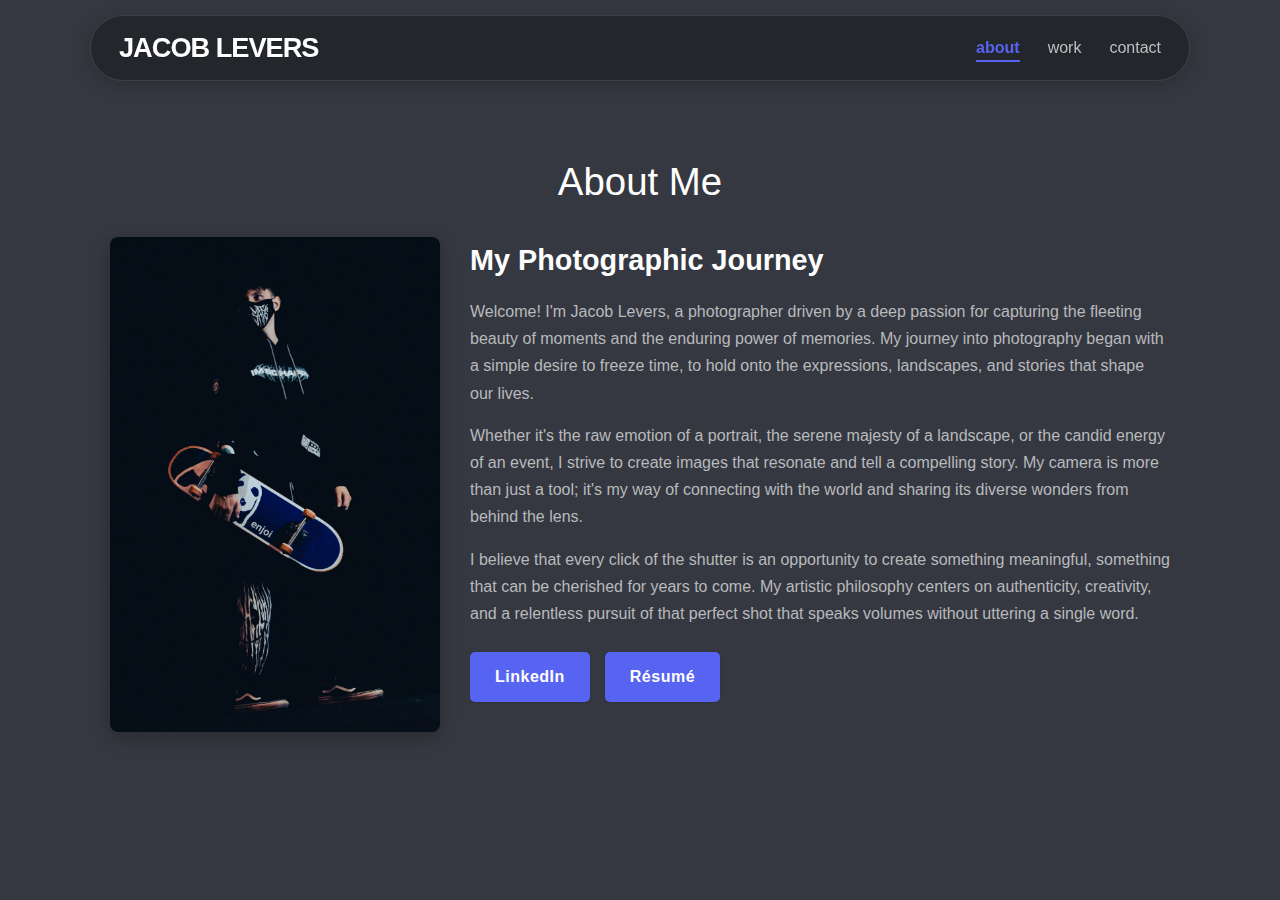
<file: about.html>
<!DOCTYPE html>
<html lang="en">
<head>
    <meta charset="UTF-8">
    <meta name="viewport" content="width=device-width, initial-scale=1.0">
    <meta name="description" content="About Jacob Levers, Australian photographer. Discover the journey and passion behind the lens.">
    <title>About | Jacob Levers</title>
    <link rel="stylesheet" href="css/style.css">
</head>
<body class="scrollable-page about-page"> <header class="main-header">
        <nav class="main-nav">
            <a href="index.html" class="nav-logo">JACOB LEVERS</a>
            <ul>
                <li><a href="about.html" class="active">about</a></li>
                <li><a href="work.html">work</a></li>
                <li><a href="contact.html">contact</a></li>
            </ul>
        </nav>
    </header>

    <main>
        <section id="about-section" class="page-section" data-nav-theme="light">
            <div class="container">
                <h1 class="page-title">About Me</h1>

                <div class="about-content-wrapper">
                    <div class="about-image">
                        <img src="images/work/image34.webp" alt="Jacob Levers, photographer, with a skateboard">
                    </div>
                    <div class="about-bio">
                        <h2>My Photographic Journey</h2>
                        <p>
                            Welcome! I'm Jacob Levers, a photographer driven by a deep passion for capturing the fleeting beauty of moments
                            and the enduring power of memories. My journey into photography began with a simple desire to freeze time,
                            to hold onto the expressions, landscapes, and stories that shape our lives.
                        </p>
                        <p>
                            Whether it's the raw emotion of a portrait, the serene majesty of a landscape, or the candid energy of an event,
                            I strive to create images that resonate and tell a compelling story. My camera is more than just a tool;
                            it's my way of connecting with the world and sharing its diverse wonders from behind the lens.
                        </p>
                        <p>
                            I believe that every click of the shutter is an opportunity to create something meaningful, something that
                            can be cherished for years to come. My artistic philosophy centers on authenticity, creativity, and a
                            relentless pursuit of that perfect shot that speaks volumes without uttering a single word.
                        </p>

                        <div class="about-links">
                            <a href="https://www.linkedin.com/in/jacoblevers/" class="btn" target="_blank" rel="noopener noreferrer">LinkedIn</a>
                            <a href="files/Jacob Levers Resume.pdf" class="btn" target="_blank" rel="noopener noreferrer">R&eacute;sum&eacute;</a>
                        </div>
                        </div>
                </div>
            </div>
        </section>
    </main>

    <script src="js/script.js"></script>
</body>
</html>
</file>
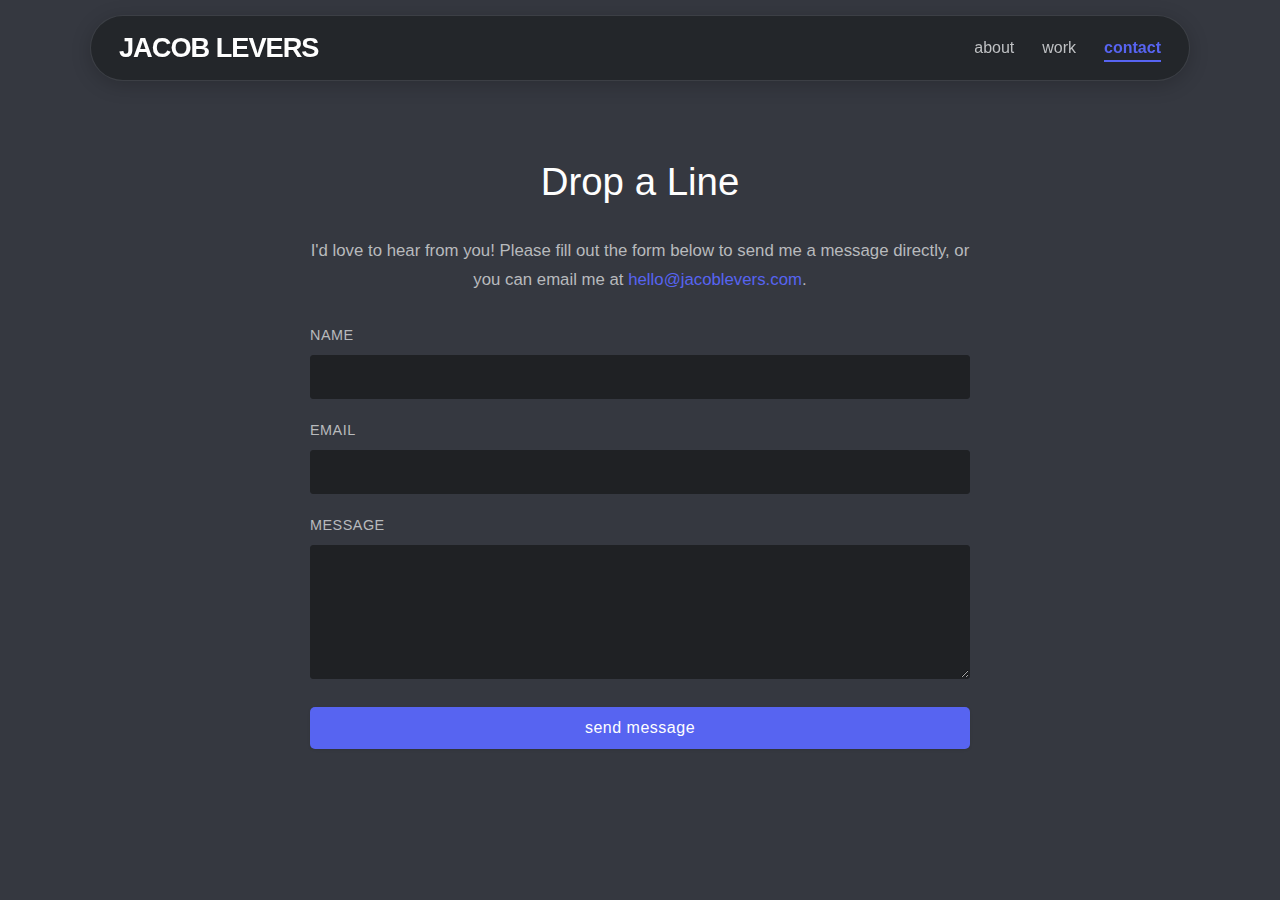
<file: contact.html>
<!DOCTYPE html>
<html lang="en">
<head>
    <meta charset="UTF-8">
    <meta name="viewport" content="width=device-width, initial-scale=1.0">
    <meta name="description" content="Contact Jacob Levers for photography inquiries, collaborations, or to say hello.">
    <title>Contact | Jacob Levers</title>
    <link rel="stylesheet" href="css/style.css">
</head>
<body class="scrollable-page contact-page"> <header class="main-header">
        <nav class="main-nav">
            <a href="index.html" class="nav-logo">JACOB LEVERS</a>
            <ul>
                <li><a href="about.html">about</a></li>
                <li><a href="work.html">work</a></li>
                <li><a href="contact.html" class="active">contact</a></li>
            </ul>
        </nav>
    </header>

    <main>
        <section id="contact-section" class="page-section" data-nav-theme="light">
            <div class="container">
                <h1 class="page-title">Drop a Line</h1>
                <p class="contact-intro">
                    I'd love to hear from you! Please fill out the form below to send me a message directly,
                    or you can email me at <a href="mailto:hello@jacoblevers.com" class="email-link">hello@jacoblevers.com</a>.
                </p>

                <form class="contact-form" action="https://formsubmit.co/hello@jacoblevers.com" method="POST">
                    <input type="hidden" name="_next" value="https://jacoblevers.com/thanks.html">
                    <input type="hidden" name="_captcha" value="false">
                    
                    <div class="form-group">
                        <label for="contact-page-name">name</label>
                        <input type="text" id="contact-page-name" name="name" required>
                    </div>
                    <div class="form-group">
                        <label for="contact-page-email">email</label>
                        <input type="email" id="contact-page-email" name="email" required>
                    </div>
                    <div class="form-group">
                        <label for="contact-page-message">message</label>
                        <textarea id="contact-page-message" name="message" rows="6" required></textarea>
                    </div>
                    <div class="form-group">
                        <button type="submit" class="btn">send message</button>
                    </div>
                </form>
            </div>
        </section>
    </main>

    <script src="js/script.js"></script>
</body>
</html>
</file>
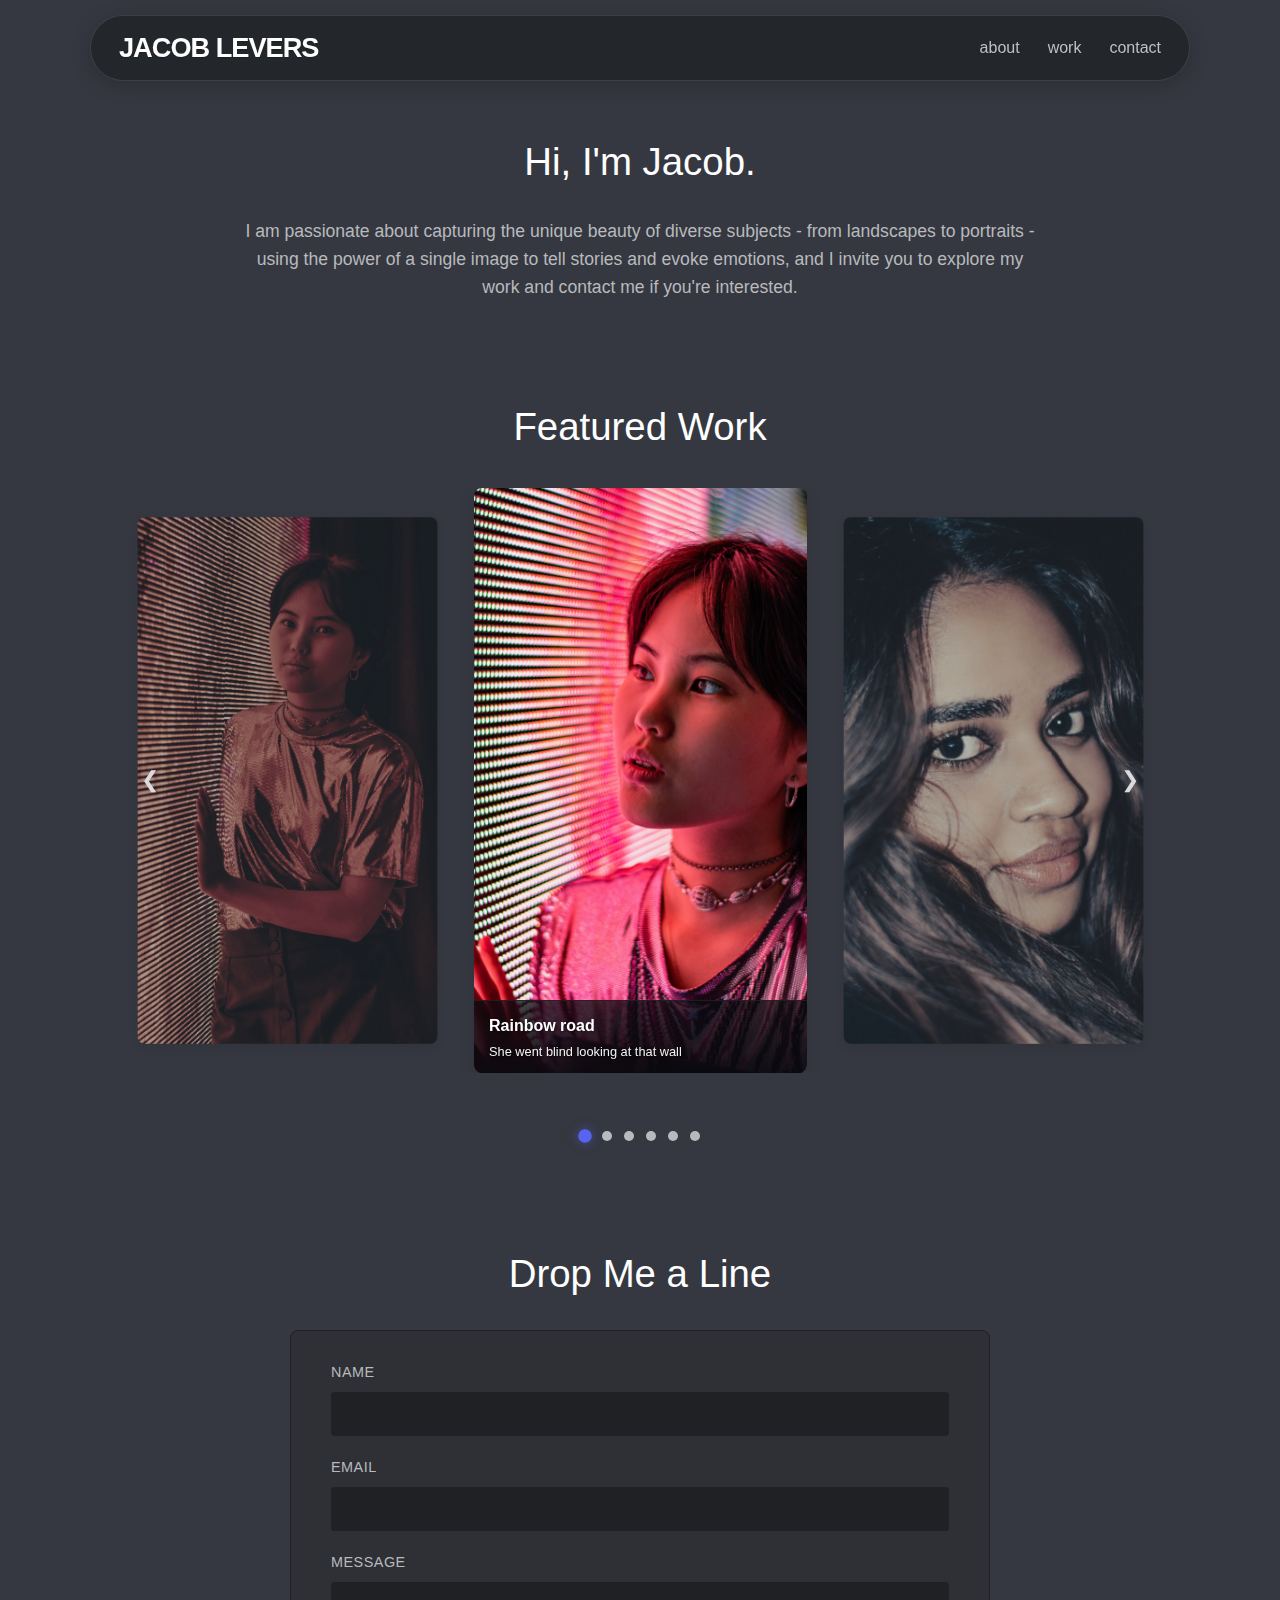
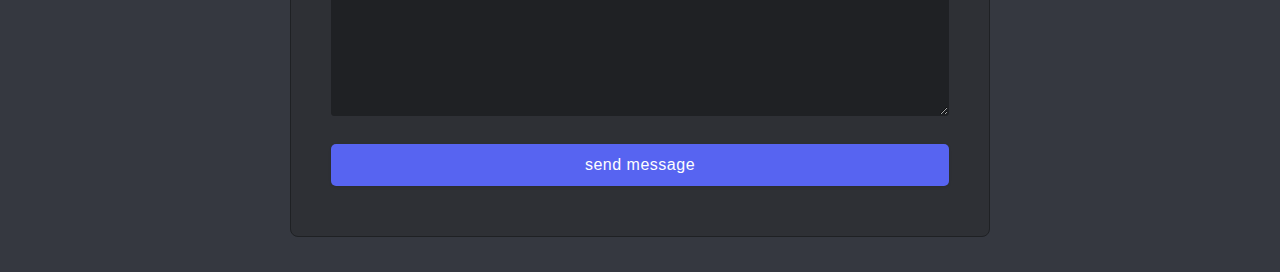
<file: home.html>
<!DOCTYPE html>
<html lang="en">
<head>
    <meta charset="UTF-8">
    <meta name="viewport" content="width=device-width, initial-scale=1.0">
    <meta name="description" content="Homepage of Jacob Levers, showcasing featured photography work and insights.">
    <title>Home | Jacob Levers</title>
    <link rel="stylesheet" href="css/style.css">
</head>
<body class="scrollable-page">
    <header class="main-header">
        <nav class="main-nav">
            <a href="index.html" class="nav-logo active">JACOB LEVERS</a>
            <ul>
                <li><a href="about.html">about</a></li>
                <li><a href="work.html">work</a></li>
                <li><a href="contact.html">contact</a></li>
            </ul>
        </nav>
    </header>

    <main>
        <section id="about-summary-home" class="page-section" data-nav-theme="light">
            <div class="container">
                <h2>Hi, I'm Jacob.</h2>
                <p>I am passionate about capturing the unique beauty of diverse subjects - from landscapes to portraits - using the power of a single image to tell stories and evoke emotions, and I invite you to explore my work and contact me if you're interested.</p>
            </div>
        </section>

        <section id="featured-photos-home" class="page-section" data-nav-theme="dark">
            <div class="container">
                <h2>Featured Work</h2>
                <div class="jl-carousel-viewport">
                    <div class="jl-carousel-slides">
                        </div>
                    <button class="jl-carousel-button jl-carousel-prev" aria-label="Previous slide">&#10094;</button>
                    <button class="jl-carousel-button jl-carousel-next" aria-label="Next slide">&#10095;</button>
                </div>
                <div class="jl-carousel-dots">
                    </div>
            </div>
        </section>
        <section id="contact-home" class="page-section" data-nav-theme="light">
            <div class="container">
                <h2>Drop Me a Line</h2>
                <form class="contact-form" action="https://formsubmit.co/hello@jacoblevers.com" method="POST">
                    <input type="hidden" name="_next" value="https://jacoblevers.com/thanks.html">
                    <input type="hidden" name="_captcha" value="false">

                    <div class="form-group">
                        <label for="home-name">Name</label>
                        <input type="text" id="home-name" name="name" required>
                    </div>
                    <div class="form-group">
                        <label for="home-email">Email</label>
                        <input type="email" id="home-email" name="email" required>
                    </div>
                    <div class="form-group">
                        <label for="home-message">Message</label>
                        <textarea id="home-message" name="message" rows="6" required></textarea>
                    </div>
                    <div class="form-group">
                        <button type="submit" class="btn">send message</button>
                    </div>
                </form>
            </div>
        </section>
    </main>

    <script src="js/script.js"></script>
</body>
</html>
</file>
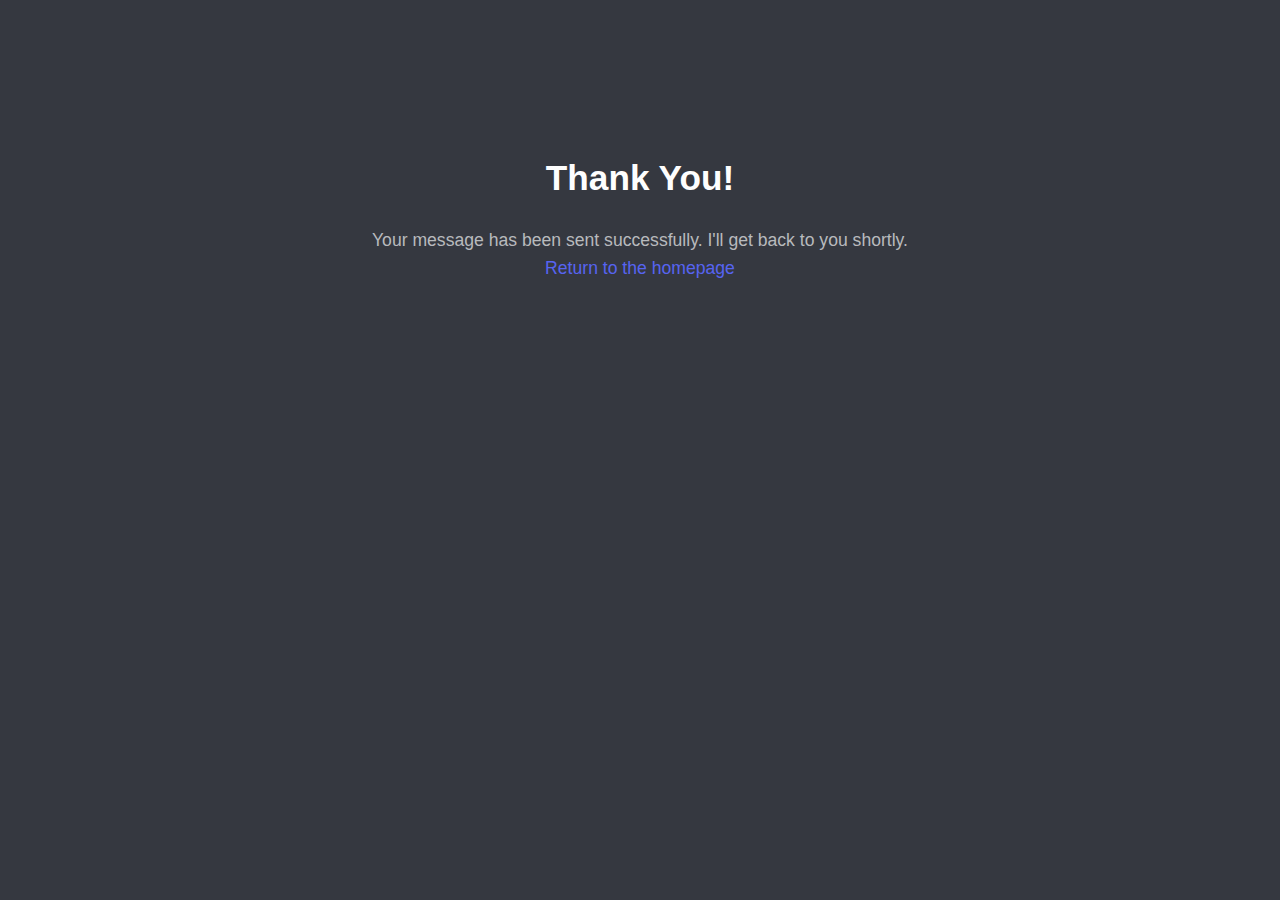
<file: thanks.html>
<!DOCTYPE html>
<html lang="en">
<head>
    <meta charset="UTF-8">
    <meta name="viewport" content="width=device-width, initial-scale=1.0">
    <title>Thank You | Jacob Levers</title>
    <link rel="stylesheet" href="css/style.css">
    <style>
        body { text-align: center; padding: 150px; }
        h1 { font-size: 2.2rem; color: #FEFEFE; margin-bottom: 20px; }
        p { font-size: 1.1rem; color: #B8BABD; }
        a { color: #5764F1; text-decoration: none; font-weight: 500;}
    </style>
</head>
<body class="scrollable-page">
    <main>
        <h1>Thank You!</h1>
        <p>Your message has been sent successfully. I'll get back to you shortly.</p>
        <p><a href="home.html">Return to the homepage</a></p>
    </main>
</body>
</html>
</file>
<file: css/style.css>
/* ---
   Website/css/style.css
   Main stylesheet for Jacob Levers' photography portfolio.
--- */

/* --- 1. Global Resets & Base Styles --- */
* {
    margin: 0;
    padding: 0;
    box-sizing: border-box;
}

html {
    scroll-behavior: smooth;
    height: 100%;
}

/* Font: Inter by rsms (https://github.com/rsms/inter)
   Licensed under the SIL Open Font License, Version 1.1 (see Website/files/Inter.zip/OFL.txt) */
body {
    font-family: "Inter", sans-serif;
    line-height: 1.6;
    color: #DADBDF; /* Primary Text */
    background-color: #353840; /* Primary Dark Background */
    overflow-x: hidden;
    height: 100%;
    display: flex;
    flex-direction: column;
}

body.scrollable-page {
    height: auto; /* Allow content to define height for scrollable pages */
}

/* --- 2. Layout & Utility Classes --- */
.container {
    width: 90%;
    max-width: 1100px; /* Default max-width, carousel section might use a different one */
    margin-left: auto;
    margin-right: auto;
    padding-left: 20px;
    padding-right: 20px;
}

.page-section {
    padding: 35px 0;
}

.page-section h2,
.page-title {
    text-align: center;
    font-size: 2.4rem;
    color: #FEFEFE; /* White */
    margin-bottom: 25px;
    font-weight: 300;
}

/* --- 3. Components --- */

/* --- Navigation Bar (Unified Blur Pill Style) --- */
.main-header {
    padding: 15px 0;
    position: sticky;
    top: 0;
    left: 0;
    width: 100%;
    z-index: 1000;
    background-color: transparent; /* Relies on nav's own background */
}

.main-nav {
    display: flex;
    justify-content: space-between;
    align-items: center;
    width: 90%;
    max-width: 1100px;
    margin: 0 auto;
    background-color: rgba(31, 33, 36, 0.78); /* Darkest, semi-transparent */
    -webkit-backdrop-filter: blur(10px);
    backdrop-filter: blur(10px);
    border-radius: 999px; /* Pill shape */
    padding: 10px 28px;
    border: 1px solid rgba(83, 88, 96, 0.5); /* Subtle border */
    box-shadow: 0 4px 20px rgba(0, 0, 0, 0.2);
    transition: background-color 0.3s ease;
}

.nav-logo {
    font-size: 1.7rem;
    font-weight: bold;
    text-decoration: none;
    letter-spacing: -1px;
    color: #FEFEFE; /* White */
    text-shadow: 0 1px 1px rgba(0,0,0,0.2);
    transition: color 0.3s ease;
}

.main-nav ul {
    list-style: none;
    display: flex;
    margin: 0;
    padding: 0;
}

.main-nav ul li {
    margin-left: 28px;
    position: relative; /* For underline animation */
}

.main-nav ul li a {
    text-decoration: none;
    font-size: 1rem;
    font-weight: 500;
    padding-bottom: 6px; /* Space for underline */
    position: relative;
    color: #BEC0C3; /* Muted Text */
    text-shadow: 0 1px 1px rgba(0,0,0,0.15);
    transition: color 0.3s ease;
}

.main-nav ul li a.active {
    color: #5764F1; /* "Blurple-ish" for active link */
    font-weight: 700;
    text-shadow: none;
}

.main-nav ul li a:hover {
    color: #FEFEFE; /* White on hover */
}

.main-nav ul li a::after { /* Underline effect */
    content: '';
    position: absolute;
    height: 2px;
    bottom: 0;
    background-color: #5764F1; /* "Blurple-ish" line */
    width: 0;
    left: 0;
}

.main-nav ul li a:not(.active):hover::after {
    animation: underlineSweep 0.6s ease-in-out;
}

.main-nav ul li a.active::after {
    width: 100%;
    background-color: #5764F1; /* "Blurple-ish" for active line */
}

/* --- General Button Style --- */
.btn {
    display: inline-block;
    padding: 12px 25px;
    background-color: #5764F1; /* "Blurple-ish" */
    color: #FEFEFE; /* White text */
    font-size: 1rem;
    font-weight: 600;
    text-align: center;
    text-decoration: none;
    border: none;
    border-radius: 5px;
    cursor: pointer;
    letter-spacing: 0.5px;
    text-shadow: none;
    transition: background-color 0.2s ease, transform 0.2s ease, box-shadow 0.2s ease;
    box-shadow: 0 1px 3px rgba(0,0,0,0.1);
}

.btn:hover,
.btn:focus {
    background-color: #4651C3; /* Slightly darker "Blurple-ish" */
    color: #FEFEFE; /* White */
    transform: translateY(-1px);
    box-shadow: 0 2px 6px rgba(0,0,0,0.15);
    outline: none;
}

/* --- 4. Page-Specific Styles --- */

/* Landing Page (splash.html) Background Slideshow */
#background-slideshow {
    position: fixed;
    top: 0;
    left: 0;
    width: 100%;
    height: 100%;
    z-index: -1; /* Behind content */
}

.slide { /* For landing page slideshow */
    position: absolute;
    top: 0;
    left: 0;
    width: 100%;
    height: 100%;
    background-size: cover;
    background-position: center center;
    background-repeat: no-repeat;
    opacity: 0;
    transition: opacity 1.5s ease-in-out;
}

.slide.active { /* For landing page slideshow */
    opacity: 1;
}

#content-wrapper { /* For landing page content */
    position: relative;
    z-index: 1;
    width: 100%;
    flex-grow: 1; /* Takes available space in flex column body */
    display: flex;
    flex-direction: column;
    align-items: center;
    justify-content: center;
    text-align: center;
    padding: 20px;
}

a.button-link,
a.social-link {
    text-decoration: none;
}

#enter-button {
    background-color: rgba(87, 100, 241, 0.25); /* Semi-transparent "Blurple-ish" */
    -webkit-backdrop-filter: blur(10px);
    backdrop-filter: blur(10px);
    border: 1px solid #5764f166; /* "Blurple-ish" border */
    color: white;
    cursor: pointer;
    transition: background-color 0.3s ease, transform 0.2s ease;
    text-shadow: 0px 0px 8px rgba(87, 100, 241, 0.5); /* "Blurple-ish" glow */
    padding: 18px 70px;
    font-size: 20px;
    font-weight: 500;
    border-radius: 8px;
    margin-bottom: 25px;
    display: inline-block;
    letter-spacing: 0.5px;
}

#enter-button:hover {
    background-color: rgba(87, 100, 241, 0.4); /* "Blurple-ish" hover */
    transform: scale(1.03);
}

.social-icons-container {
    display: flex;
    justify-content: center;
    gap: 20px;
}

.social-icon { /* Button wrapper for social icons */
    background-color: rgba(46, 48, 53, 0.5); /* Darker semi-transparent */
    -webkit-backdrop-filter: blur(8px);
    backdrop-filter: blur(8px);
    border: 1px solid rgba(78, 83, 91, 0.3); /* Border */
    width: 50px;
    height: 50px;
    display: flex;
    align-items: center;
    justify-content: center;
    border-radius: 50%;
    cursor: pointer;
    padding: 0; /* Reset button padding */
    transition: background-color 0.3s ease, transform 0.2s ease;
}

.social-icon:hover {
    background-color: rgba(78, 83, 91, 0.7); /* Hover */
    transform: scale(1.08);
}

.social-icon img { /* The SVG/image itself */
    display: block;
    width: 55%;
    height: 55%;
    object-fit: contain;
    filter: brightness(0) invert(1); /* Makes icons white if they are black */
}

/* Resetting appearance for non-submit buttons for consistent styling */
button:not([type="submit"]) {
    -webkit-appearance: none;
    -moz-appearance: none;
    appearance: none;
    background: none;
    border: none;
    padding: 0;
    font-family: inherit;
    color: inherit;
    cursor: pointer;
}

/* --- Home Page Styles (index.html) --- */
#about-summary-home p {
    font-size: 1.1rem;
    color: #B8BABD; /* Muted text */
    margin-bottom: 20px;
    max-width: 800px;
    margin-left: auto;
    margin-right: auto;
    text-align: center;
}

/* --- JL-CAROUSEL STYLES (Home Page Featured Photos) --- */
#featured-photos-home {
    padding-top: 40px;
    padding-bottom: 40px;
}

.jl-carousel-viewport {
    position: relative;
    width: 100%;
    max-width: 1200px;
    margin: 30px auto;
    overflow: hidden;
}

.jl-carousel-slides {
    display: flex;
}

.jl-carousel-slide {
    flex: 0 0 calc(100% / 3);
    box-sizing: border-box;
    padding: 0 10px;
    text-align: center;
    position: relative;
    opacity: 0.6;
    transform: scale(0.80);
    filter: grayscale(100%);
    will-change: transform, opacity, filter;
    transition: transform 0.5s cubic-bezier(0.25, 0.46, 0.45, 0.94),
                opacity 0.5s cubic-bezier(0.25, 0.46, 0.45, 0.94),
                filter 0.5s ease-in-out;
}

.jl-carousel-slide.jl-no-transition-temporarily {
    transition: none !important;
}

.jl-carousel-slide.jl-active-slide {
    opacity: 1;
    transform: scale(1);
    filter: grayscale(0%);
    z-index: 10;
}

.jl-carousel-slide.jl-no-transition-temporarily,
.jl-carousel-slide.jl-no-transition-temporarily .jl-carousel-slide-caption {
    transition: none !important;
}

.jl-carousel-slide.jl-prev-visible,
.jl-carousel-slide.jl-next-visible {
    opacity: 0.75;
    transform: scale(0.90);
    filter: grayscale(50%);
    z-index: 5;
}

.jl-carousel-slide img {
    display: block;
    width: 100%;
    height: 65vh;
    object-fit: cover;
    border-radius: 8px;
    box-shadow: 0 4px 15px rgba(0,0,0,0.1);
    cursor: pointer; /* For potential lightbox functionality */
}

.jl-carousel-slide-caption {
    position: absolute;
    bottom: 0;
    left: 10px;
    right: 10px;
    background: linear-gradient(to top, rgba(10, 10, 15, 0.95), rgba(10, 10, 15, 0.75));
    color: #f0f1f2;
    padding: 12px 15px;
    font-size: 0.9rem;
    text-align: left;
    border-radius: 0 0 8px 8px;
    opacity: 0;
    transform: translateY(10px);
    transition: opacity 0.4s ease-out, transform 0.4s ease-out;
    box-sizing: border-box;
    pointer-events: none;
    border-top: 1px solid rgba(255, 255, 255, 0.08);
}

.jl-carousel-slide.jl-active-slide .jl-carousel-slide-caption {
    opacity: 1;
    transform: translateY(0);
}

.jl-carousel-slide-caption h4 {
    margin: 0 0 5px 0;
    font-size: 1rem;
    font-weight: 700;
    color: #ffffff;
    text-shadow: 1px 1px 3px rgba(0,0,0,0.5);
}

.jl-carousel-slide-caption p {
    margin: 0;
    font-size: 0.8rem;
    line-height: 1.4;
    text-shadow: 1px 1px 2px rgba(0,0,0,0.6);
}

.jl-carousel-button {
    position: absolute;
    top: 50%;
    transform: translateY(-50%);
    background-color: rgba(30, 32, 35, 0.75);
    color: #fff;
    border: 1px solid rgba(255,255,255,0.15);
    padding: 0;
    font-size: 22px;
    cursor: pointer;
    z-index: 20;
    border-radius: 50%;
    width: 40px;
    height: 40px;
    display: flex;
    align-items: center;
    justify-content: center;
    transition: background-color 0.2s ease, transform 0.2s ease;
}

.jl-carousel-viewport:hover .jl-carousel-button {
    background-color: #1e2023e6; /* Darken on viewport hover */
}

.jl-carousel-button:hover {
    background-color: #323437; /* Darken on button hover */
    transform: translateY(-50%) scale(1.05);
}

.jl-carousel-prev { left: 20px; }
.jl-carousel-next { right: 20px; }

.jl-carousel-dots {
    text-align: center;
    padding: 20px 0;
}

.jl-carousel-dot {
    display: inline-block;
    width: 10px;
    height: 10px;
    background-color: #B8BABD !important; /* Using !important to override potential script issues if any */
    opacity: 1 !important;
    border-radius: 50%;
    margin: 0 6px;
    cursor: pointer;
    transition: background-color 0.3s ease, transform 0.2s ease;
}

.jl-carousel-dot:hover {
    background-color: #323437 !important;
    opacity: 0.75 !important;
    transform: scale(1.20);
}

.jl-carousel-dot.jl-active-dot {
    background-color: #5764F1 !important;
    opacity: 1 !important;
    transform: scale(1.35);
    box-shadow: 0 0 8px rgba(87, 100, 241, 0.5);
}

/* --- Shared Form Styles (Used on Home & Contact pages) --- */
.contact-form {
    max-width: 700px;
    margin-left: auto;
    margin-right: auto;
}
/* Specific styling for contact form on the home page */
#contact-home .contact-form {
    margin-top: 20px;
    background-color: #2E3035; /* Secondary Dark Background */
    padding: 30px 40px;
    border-radius: 8px;
    border: 1px solid #1F2124; /* Darkest for border */
}

.form-group { margin-bottom: 20px; }

.form-group label {
    display: block;
    margin-bottom: 8px;
    font-weight: 500;
    font-size: 0.9rem;
    color: #B8BABD; /* Muted text */
    text-transform: uppercase;
    letter-spacing: 0.5px;
}

.form-group input[type="text"],
.form-group input[type="email"],
.form-group textarea {
    width: 100%;
    padding: 12px;
    border: 1px solid #1F2124; /* Darkest for border */
    background-color: #1F2124; /* Darkest for background */
    border-radius: 3px;
    font-size: 1rem;
    font-family: inherit;
    color: #DADBDF; /* Primary Text */
    transition: border-color 0.2s ease;
}

.form-group input[type="text"]:focus,
.form-group input[type="email"]:focus,
.form-group textarea:focus {
    outline: none;
    border-color: #5764F1; /* "Blurple-ish" for focus */
}

.form-group textarea {
    resize: vertical;
    min-height: 120px;
}

/* Form error message styles (dynamically added by JS) */
.error-message {
    color: #ff6b6b; /* Error red */
    font-size: 0.85em;
    display: block;
    margin-top: 5px;
    margin-bottom: 5px;
}
.form-group input.error-input,
.form-group textarea.error-input {
    border-color: #ff6b6b !important; /* Error red border */
}

.contact-form .btn { /* Submit button within forms */
    display: block;
    width: 100%;
    font-size: 1rem;
    padding: 12px 25px;
    text-transform: none;
    font-weight: 500;
}

/* --- About Page Styles (about.html) --- */
#about-section .container {
    padding-top: 20px;
    padding-bottom: 40px;
}

.about-content-wrapper {
    display: flex;
    flex-wrap: wrap;
    gap: 30px;
    align-items: flex-start;
}

.about-image {
    flex: 1 1 300px;
    max-width: 330px;
    margin: 0 auto 20px auto;
}

.about-image img {
    width: 100%;
    height: auto;
    border-radius: 8px;
    box-shadow: 0 5px 18px rgba(0, 0, 0, 0.25);
    display: block;
}

.about-bio { flex: 2 1 480px; }

.about-bio h2 {
    font-size: 1.8rem;
    color: #FEFEFE; /* White */
    margin-top: 0;
    margin-bottom: 15px;
    font-weight: 600;
    text-align: left;
}

.about-bio p {
    font-size: 1rem;
    line-height: 1.7;
    color: #B8BABD; /* Muted text */
    margin-bottom: 15px;
    text-align: left;
}

.about-links {
    margin-top: 25px;
    margin-bottom: 25px;
    display: flex;
    gap: 15px;
    flex-wrap: wrap;
}

.contact-invitation {
    font-size: 1.05rem;
    color: #B8BABD; /* Muted text */
    margin-top: 30px;
    padding-top: 20px;
    border-top: 1px solid #4E535B; /* Grey for separator */
    text-align: left;
}

.contact-invitation .text-link {
    color: #5764F1; /* "Blurple-ish" for links */
    font-weight: 500;
    text-decoration: none;
}

.contact-invitation .text-link:hover { text-decoration: underline; }

/* --- Contact Page Styles (contact.html) --- */
#contact-section .container {
    max-width: 700px; /* More focused content area */
    padding-top: 20px;
    padding-bottom: 40px;
}

.contact-intro {
    text-align: center;
    font-size: 1.05rem;
    line-height: 1.7;
    color: #B8BABD; /* Muted text */
    margin-bottom: 30px;
}

.contact-intro .email-link {
    color: #5764F1; /* "Blurple-ish" for email link */
    font-weight: 500;
    text-decoration: none;
}

.contact-intro .email-link:hover { text-decoration: underline; }

/* --- Work Page Styles (work.html) - MASONRY LIBRARY PREP --- */
#work-gallery-section {
    padding-top: 20px;
    padding-bottom: 40px;
}
#work-gallery-section .section-intro-container { margin-bottom: 30px; }

.gallery-intro {
    text-align: center;
    font-size: 1.05rem;
    line-height: 1.7;
    color: #B8BABD; /* Muted text */
    max-width: 750px;
    margin-left: auto;
    margin-right: auto;
}

.gallery-filters {
    margin-bottom: 25px;
    text-align: center;
    padding: 10px 0;
}

.filter-btn {
    background-color: transparent;
    color: #BEC0C3; /* Muted Text */
    padding: 8px 18px;
    padding-bottom: 6px;
    margin: 5px;
    border-radius: 0;
    cursor: pointer;
    font-size: 0.9rem;
    font-weight: 500;
    transition: color 0.3s ease;
    position: relative;
}

.filter-btn::after { /* Underline effect for filter buttons */
    content: '';
    position: absolute;
    height: 2px;
    bottom: 0;
    background-color: #5764F1; /* "Blurple-ish" line */
    width: 0;
    left: 0;
}

.filter-btn:hover { color: #FEFEFE; } /* White on hover */
.filter-btn.active:hover { color: #FEFEFE; } /* White on hover for active */

.filter-btn:not(.active):hover::after {
    animation: underlineSweep 0.6s ease-in-out;
    bottom: -2px; /* Position underline slightly below text */
}

.filter-btn.active {
    color: #5764F1; /* "Blurple-ish" for active filter */
    font-weight: 600;
    border-radius: 5px; /* Rounded active button */
}

.filter-btn.active::after {
    width: 100%;
    background-color: #5764F1; /* "Blurple-ish" for active line */
    bottom: -2px; /* Position underline slightly below text */
}

.gallery-grid-container {
    width: 92%;
    max-width: 1800px; /* Wider max-width for gallery */
    margin: 0 auto;
}

/* Styles for Masonry.js grid items */
.work-page .gallery-grid {
    position: relative;
    /* Centering when isFitWidth: true is used in Masonry options */
    margin-left: auto;
    margin-right: auto;
}

.work-page .gallery-item {
    width: 300px; /* Fixed width for items, adjust as desired for Masonry. */
    margin-bottom: 10px; /* Vertical spacing */
    overflow: hidden;
    border-radius: 4px;
    background-color: #2E3035; /* Secondary Dark Background for item bg */
}

.work-page .gallery-item img {
    width: 100%;
    height: auto;
    display: block;
    border-radius: 4px;
    cursor: pointer; /* For lightbox */
}

/* Initial B&W effect for gallery images, colorized on view by JS */
.work-page .gallery-item img.bw-image {
    filter: grayscale(100%) contrast(1.1) brightness(0.9);
    transition: filter 0.5s ease-in-out, transform 0.3s ease-out; /* Added transition */
}

.work-page .gallery-item img.has-come-into-view {
    filter: grayscale(0%) contrast(1) brightness(1); /* Colorized */
}

.work-page .gallery-item:hover img { /* Hover effect for gallery images */
    transform: scale(1.02);
    filter: grayscale(0%) contrast(1) brightness(1.05); /* Ensure it's color on hover & slightly brighter */
}


#loading-indicator { /* Used by JS while gallery images load */
    font-size: 1.1rem;
    color: #71757C; /* Darker Grey Text */
    text-align: center;
    padding: 30px 0;
}

/* --- 5. Animations --- */
@keyframes underlineSweep { /* Underline animation for nav links and filter buttons */
    0% { width: 0%; left: 0%; }
    50% { width: 100%; left: 0%; }
    100% { width: 0%; left: 100%; }
}

/* --- 6. Media Queries / Responsive Styles --- */
/* Adjustments for tablet and smaller screens */
@media (max-width: 992px) {
    /* .work-page .gallery-item { width: 280px; } Example: slightly smaller items */
}

@media (max-width: 768px) { /* Tablet portrait and larger phones */
    .main-nav { flex-direction: column; align-items: center; padding-top: 8px; padding-bottom: 8px; }
    .nav-logo { margin-bottom: 10px; }
    .main-nav ul { padding-left: 0; justify-content: center; width: 100%; flex-wrap: wrap; }
    .main-nav ul li { margin: 5px 10px; }
    .page-section h2, .page-title { font-size: 2rem; }
    .about-content-wrapper { flex-direction: column; align-items: center; }
    .about-image { max-width: 280px; margin-bottom: 25px; }
    .about-bio h2, .about-bio p, .contact-invitation { text-align: center; }
    .about-links { justify-content: center; }
    .gallery-grid-container { width: 95%; }

    /* Carousel adjustments for smaller screens (1 slide visible) */
    .jl-carousel-slide { flex: 0 0 100%; padding: 0 5px; transform: scale(1); opacity: 1; filter: grayscale(0%); }
    .jl-carousel-slide.jl-active-slide,
    .jl-carousel-slide.jl-prev-visible,
    .jl-carousel-slide.jl-next-visible { transform: scale(1); opacity: 1; filter: grayscale(0%); }
    .jl-carousel-slide img { max-height: 50vh; } /* Adjust image height */
    .jl-carousel-viewport:hover .jl-carousel-button, .jl-carousel-button { background-color: rgba(30, 32, 35, 0.75); }
    .jl-carousel-prev { left: 10px; }
    .jl-carousel-next { right: 10px; }

    .gallery-filters { padding: 5px 0; }
    .filter-btn { padding: 7px 15px; margin: 3px; font-size: 0.85rem; }
    /* Example: .work-page .gallery-item { width: 45%; } Aims for roughly 2 columns if desired */
}

@media (max-width: 480px) { /* Smaller mobile devices */
    .main-header { padding: 10px 0; }
    .main-nav { padding: 8px 20px; }
    .main-nav ul li a { font-size: 0.9rem; }
    .main-nav ul li { margin: 3px 8px; }
    .page-section { padding: 25px 0; }
    .page-section h2, .page-title { font-size: 1.8rem; margin-bottom: 20px; }
    #enter-button { padding: 15px 50px; font-size: 18px; }
    .social-icon { width: 45px; height: 45px; }
    .social-icon img { width: 50%; height: 50%; }
    #about-summary-home p, .contact-intro, .gallery-intro { font-size: 0.95rem; }
    .jl-carousel-slide img { max-height: 45vh; } /* Further adjust image height */
    .about-image { max-width: 220px; }
    .about-bio h2 { font-size: 1.6rem; }
    #contact-home .contact-form, #contact-section .container .contact-form { padding: 20px; } /* Reduce form padding */
    .form-group input[type="text"], .form-group input[type="email"], .form-group textarea { padding: 10px; }
    .contact-form .btn { font-size: 1rem; padding: 12px 20px; }
    .filter-btn { padding: 6px 12px; margin: 2px; font-size: 0.8rem; }
    /* Example for smaller screens: .work-page .gallery-item { width: 90%; } Aims for roughly 1 column */
}


/* --- Theatre View (Lightbox) Styles --- */
/* These styles are for the image lightbox functionality controlled by script.js */
.theatre-view {
    position: fixed; top: 0; left: 0; width: 100%; height: 100%;
    background-color: rgba(0, 0, 0, 0.85); /* Dark semi-transparent background */
    display: none; /* Hidden by default, shown by JS */
    justify-content: center; align-items: center;
    z-index: 2000; /* High z-index to appear on top */
    padding: 20px; box-sizing: border-box;
    cursor: pointer; /* To indicate close on click outside image */
}
.theatre-view.active { display: flex; } /* Class added by JS to show lightbox */

.theatre-view-content {
    position: relative;
    display: flex;
    justify-content: center;
    align-items: center;
    cursor: default; /* Default cursor for the image content area */
}

.theatre-view-content img {
    display: block;
    max-width: 95vw; /* Max width relative to viewport width */
    max-height: 95vh; /* Max height relative to viewport height */
    object-fit: contain; /* Ensure image fits without cropping */
    border-radius: 5px;
    box-shadow: 0 5px 25px rgba(0,0,0,0.5); /* Shadow for depth */
}

.theatre-view-close {
    position: absolute;
    top: -10px; right: -10px; /* Position close button outside image top-right */
    background-color: rgba(30, 30, 30, 0.9);
    color: #fff;
    border: none;
    border-radius: 50%; /* Circular button */
    width: 35px; height: 35px;
    font-size: 20px; line-height: 35px; text-align: center;
    cursor: pointer;
    transition: background-color 0.2s ease;
    font-weight: bold;
    box-shadow: 0 2px 10px rgba(0,0,0,0.3);
    z-index: 2001; /* Ensure close button is above image if overlapping */
}
.theatre-view-close:hover { background-color: rgba(50, 50, 50, 0.95); } /* Darken on hover */

/* Prevent body scroll when lightbox is active */
body.theatre-view-active { overflow: hidden; }
</file>
